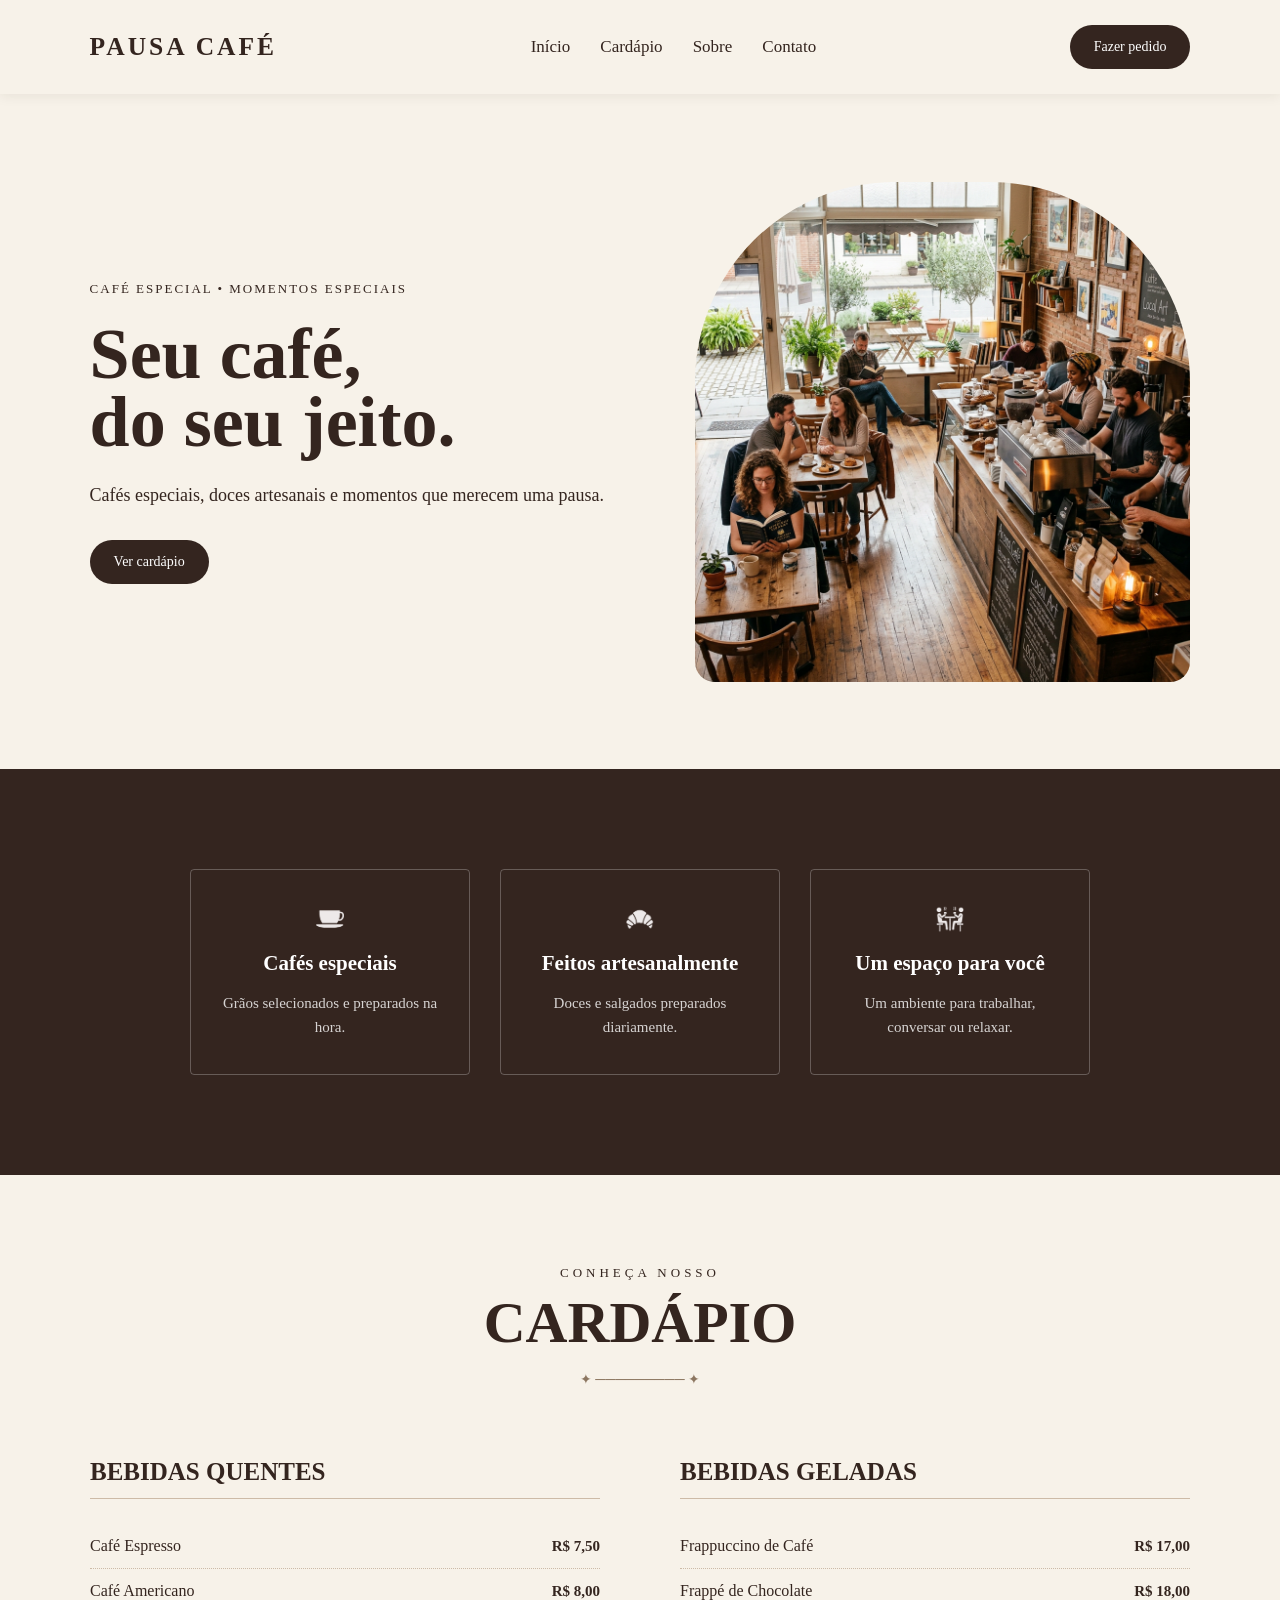
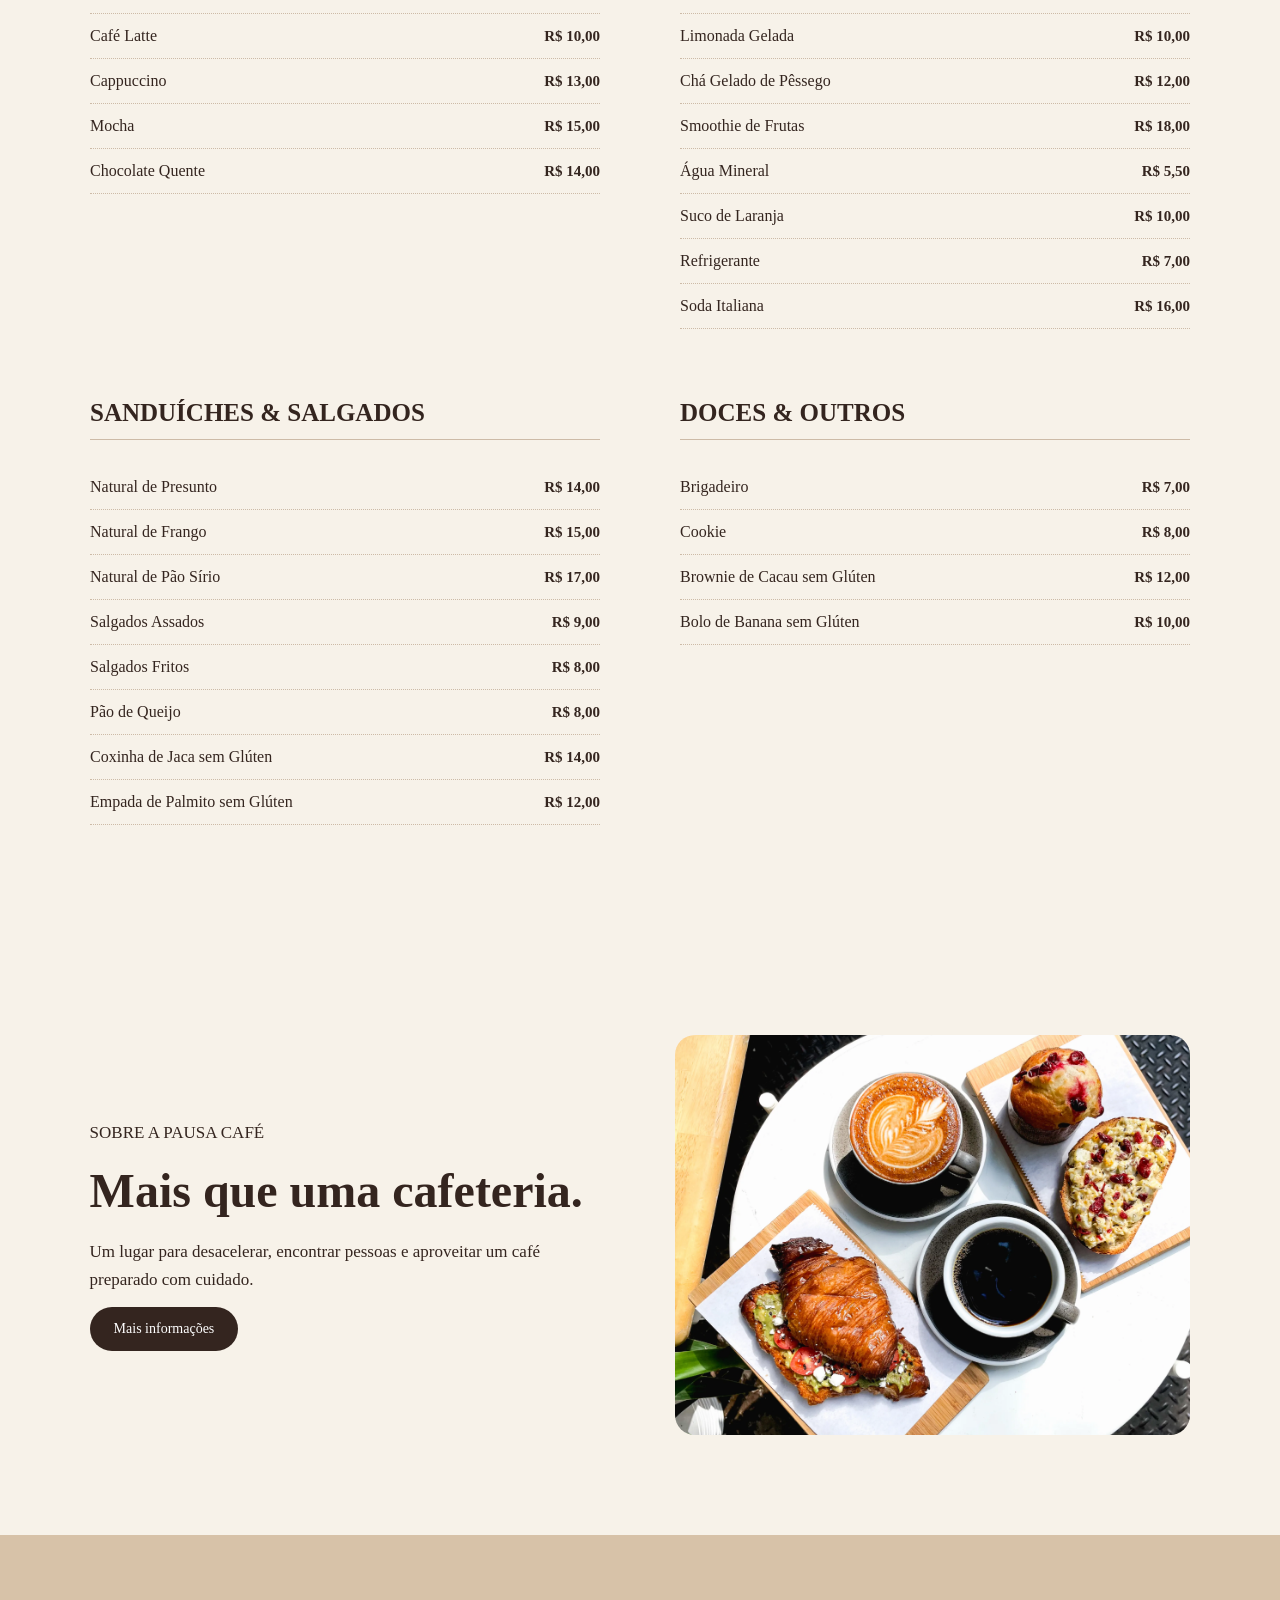
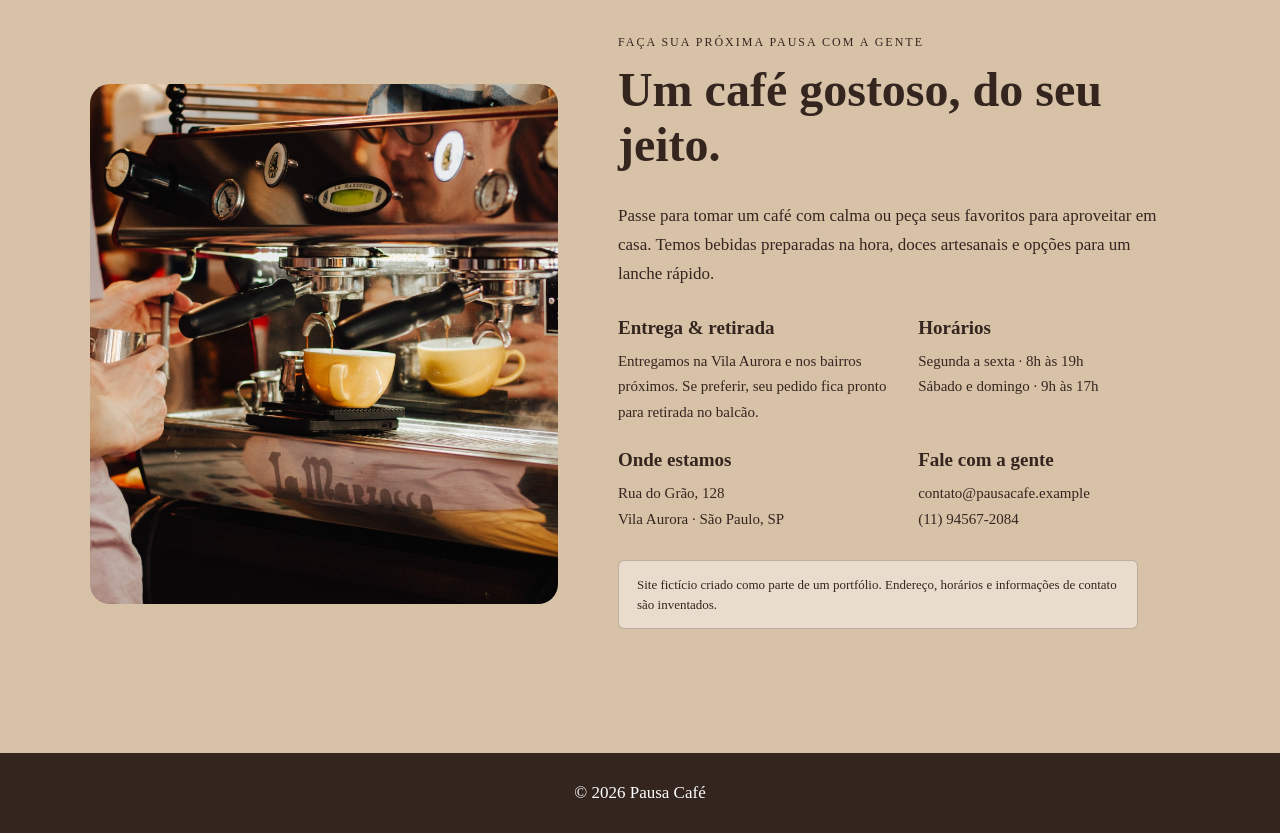
<file: index.html>
<!DOCTYPE html>
<html lang="pt-BR">

<head>
    <meta charset="UTF-8">
    <meta name="viewport" content="width=device-width, initial-scale=1.0">

    <title>Pausa Café</title>

    <link rel="stylesheet" href="assets/css/style.css">
</head>

<body>

    <!-- HEADER -->
    <header id="top">

        <h2>PAUSA CAFÉ</h2>

        <nav>
            <a href="#">Início</a>
            <a href="#menu">Cardápio</a>
            <a href="#about">Sobre</a>
            <a href="#contact">Contato</a>
        </nav>

        <a class="button" href="order.html">Fazer pedido</a>

    </header>


    <main>

        <!-- HERO -->
        <section class="hero">

            <div class="hero-text">

                <p>CAFÉ ESPECIAL • MOMENTOS ESPECIAIS</p>

                <h1>Seu café,<br>do seu jeito.</h1>

                <p>
                    Cafés especiais, doces artesanais
                    e momentos que merecem uma pausa.
                </p>

                <a class="button" href="#menu">Ver cardápio</a>

            </div>


            <div class="hero-image">

                <img src="assets/images/img4.webp" alt="Interior acolhedor de uma cafeteria">

            </div>

        </section>


        <!-- DIFERENCIAIS -->
        <section class="features">

            <div class="feature-card">

                <img src="assets/icons/icon1.png" alt="Ícone de café">

                <h3>Cafés especiais</h3>

                <p>
                    Grãos selecionados e preparados na hora.
                </p>

            </div>


            <div class="feature-card">

                <img src="assets/icons/icon2.png" alt="Ícone artesanal">

                <h3>Feitos artesanalmente</h3>

                <p>
                    Doces e salgados preparados diariamente.
                </p>

            </div>


            <div class="feature-card">

                <img src="assets/icons/icon3.png" alt="Ícone de ambiente">

                <h3>Um espaço para você</h3>

                <p>
                    Um ambiente para trabalhar, conversar ou relaxar.
                </p>

            </div>

        </section>


        <!-- CARDÁPIO -->
        <section class="menu" id="menu">

            <div class="menu-header">

                <p>CONHEÇA NOSSO</p>

                <h2>Cardápio</h2>

                <span>✦ ───────── ✦</span>

            </div>


            <div class="menu-grid">

                <!-- BEBIDAS QUENTES -->
                <div class="menu-category">

                    <h3>Bebidas Quentes</h3>

                    <div class="menu-item">
                        <span>Café Espresso</span>
                        <strong>R$ 7,50</strong>
                    </div>

                    <div class="menu-item">
                        <span>Café Americano</span>
                        <strong>R$ 8,00</strong>
                    </div>

                    <div class="menu-item">
                        <span>Café Latte</span>
                        <strong>R$ 10,00</strong>
                    </div>

                    <div class="menu-item">
                        <span>Cappuccino</span>
                        <strong>R$ 13,00</strong>
                    </div>

                    <div class="menu-item">
                        <span>Mocha</span>
                        <strong>R$ 15,00</strong>
                    </div>

                    <div class="menu-item">
                        <span>Chocolate Quente</span>
                        <strong>R$ 14,00</strong>
                    </div>

                </div>


                <!-- BEBIDAS GELADAS -->
                <div class="menu-category">

                    <h3>Bebidas Geladas</h3>

                    <div class="menu-item">
                        <span>Frappuccino de Café</span>
                        <strong>R$ 17,00</strong>
                    </div>

                    <div class="menu-item">
                        <span>Frappé de Chocolate</span>
                        <strong>R$ 18,00</strong>
                    </div>

                    <div class="menu-item">
                        <span>Limonada Gelada</span>
                        <strong>R$ 10,00</strong>
                    </div>

                    <div class="menu-item">
                        <span>Chá Gelado de Pêssego</span>
                        <strong>R$ 12,00</strong>
                    </div>

                    <div class="menu-item">
                        <span>Smoothie de Frutas</span>
                        <strong>R$ 18,00</strong>
                    </div>

                    <div class="menu-item">
                        <span>Água Mineral</span>
                        <strong>R$ 5,50</strong>
                    </div>

                    <div class="menu-item">
                        <span>Suco de Laranja</span>
                        <strong>R$ 10,00</strong>
                    </div>

                    <div class="menu-item">
                        <span>Refrigerante</span>
                        <strong>R$ 7,00</strong>
                    </div>

                    <div class="menu-item">
                        <span>Soda Italiana</span>
                        <strong>R$ 16,00</strong>
                    </div>

                </div>


                <!-- SANDUÍCHES E SALGADOS -->
                <div class="menu-category">

                    <h3>Sanduíches & Salgados</h3>

                    <div class="menu-item">
                        <span>Natural de Presunto</span>
                        <strong>R$ 14,00</strong>
                    </div>

                    <div class="menu-item">
                        <span>Natural de Frango</span>
                        <strong>R$ 15,00</strong>
                    </div>

                    <div class="menu-item">
                        <span>Natural de Pão Sírio</span>
                        <strong>R$ 17,00</strong>
                    </div>

                    <div class="menu-item">
                        <span>Salgados Assados</span>
                        <strong>R$ 9,00</strong>
                    </div>

                    <div class="menu-item">
                        <span>Salgados Fritos</span>
                        <strong>R$ 8,00</strong>
                    </div>

                    <div class="menu-item">
                        <span>Pão de Queijo</span>
                        <strong>R$ 8,00</strong>
                    </div>

                    <div class="menu-item">
                        <span>Coxinha de Jaca sem Glúten</span>
                        <strong>R$ 14,00</strong>
                    </div>

                    <div class="menu-item">
                        <span>Empada de Palmito sem Glúten</span>
                        <strong>R$ 12,00</strong>
                    </div>

                </div>


                <!-- DOCES E OUTROS -->
                <div class="menu-category">

                    <h3>Doces & Outros</h3>

                    <div class="menu-item">
                        <span>Brigadeiro</span>
                        <strong>R$ 7,00</strong>
                    </div>

                    <div class="menu-item">
                        <span>Cookie</span>
                        <strong>R$ 8,00</strong>
                    </div>

                    <div class="menu-item">
                        <span>Brownie de Cacau sem Glúten</span>
                        <strong>R$ 12,00</strong>
                    </div>

                    <div class="menu-item">
                        <span>Bolo de Banana sem Glúten</span>
                        <strong>R$ 10,00</strong>
                    </div>

                </div>

            </div>

        </section>


        <!-- SOBRE -->
        <section class="about" id="about">

            <div class="about-text">

                <p>SOBRE A PAUSA CAFÉ</p>

                <h2>Mais que uma cafeteria.</h2>

                <p>
                    Um lugar para desacelerar, encontrar
                    pessoas e aproveitar um café preparado
                    com cuidado.
                </p>

                <a class="button" href="about.html">Mais informações</a>

            </div>


            <div class="about-image">

                <img src="assets/images/img5.jpeg" alt="Café, sanduíche e itens artesanais servidos na Pausa Café">

            </div>

        </section>


        <!-- CTA -->
        <section class="cta" id="contact">
            <div class="contact-layout">
                <div class="contact-photo">
                    <img src="assets/images/img7.png" alt="Barista preparando cafés em uma máquina de espresso">
                </div>

                <div class="contact-copy">
                    <p class="contact-eyebrow">FAÇA SUA PRÓXIMA PAUSA COM A GENTE</p>
                    <h2>Um café gostoso, do seu jeito.</h2>
                    <p class="contact-intro">
                        Passe para tomar um café com calma ou peça seus favoritos para aproveitar em casa.
                        Temos bebidas preparadas na hora, doces artesanais e opções para um lanche rápido.
                    </p>

                    <div class="contact-details">
                        <div>
                            <h3>Entrega & retirada</h3>
                            <p>Entregamos na Vila Aurora e nos bairros próximos. Se preferir, seu pedido fica pronto para retirada no balcão.</p>
                        </div>
                        <div>
                            <h3>Horários</h3>
                            <p>Segunda a sexta · 8h às 19h<br>Sábado e domingo · 9h às 17h</p>
                        </div>
                        <div>
                            <h3>Onde estamos</h3>
                            <address>Rua do Grão, 128<br>Vila Aurora · São Paulo, SP</address>
                        </div>
                        <div>
                            <h3>Fale com a gente</h3>
                            <p>contato@pausacafe.example<br>(11) 94567-2084</p>
                        </div>
                    </div>

                    <p class="fictional-note">
                        Site fictício criado como parte de um portfólio. Endereço,
                        horários e informações de contato são inventados.
                    </p>

                </div>
            </div>

        </section>

    </main>


    <!-- FOOTER -->
    <footer>

        <p>© 2026 Pausa Café</p>

    </footer>

    <script src="assets/js/script.js"></script>

</body>

</html>
</file>
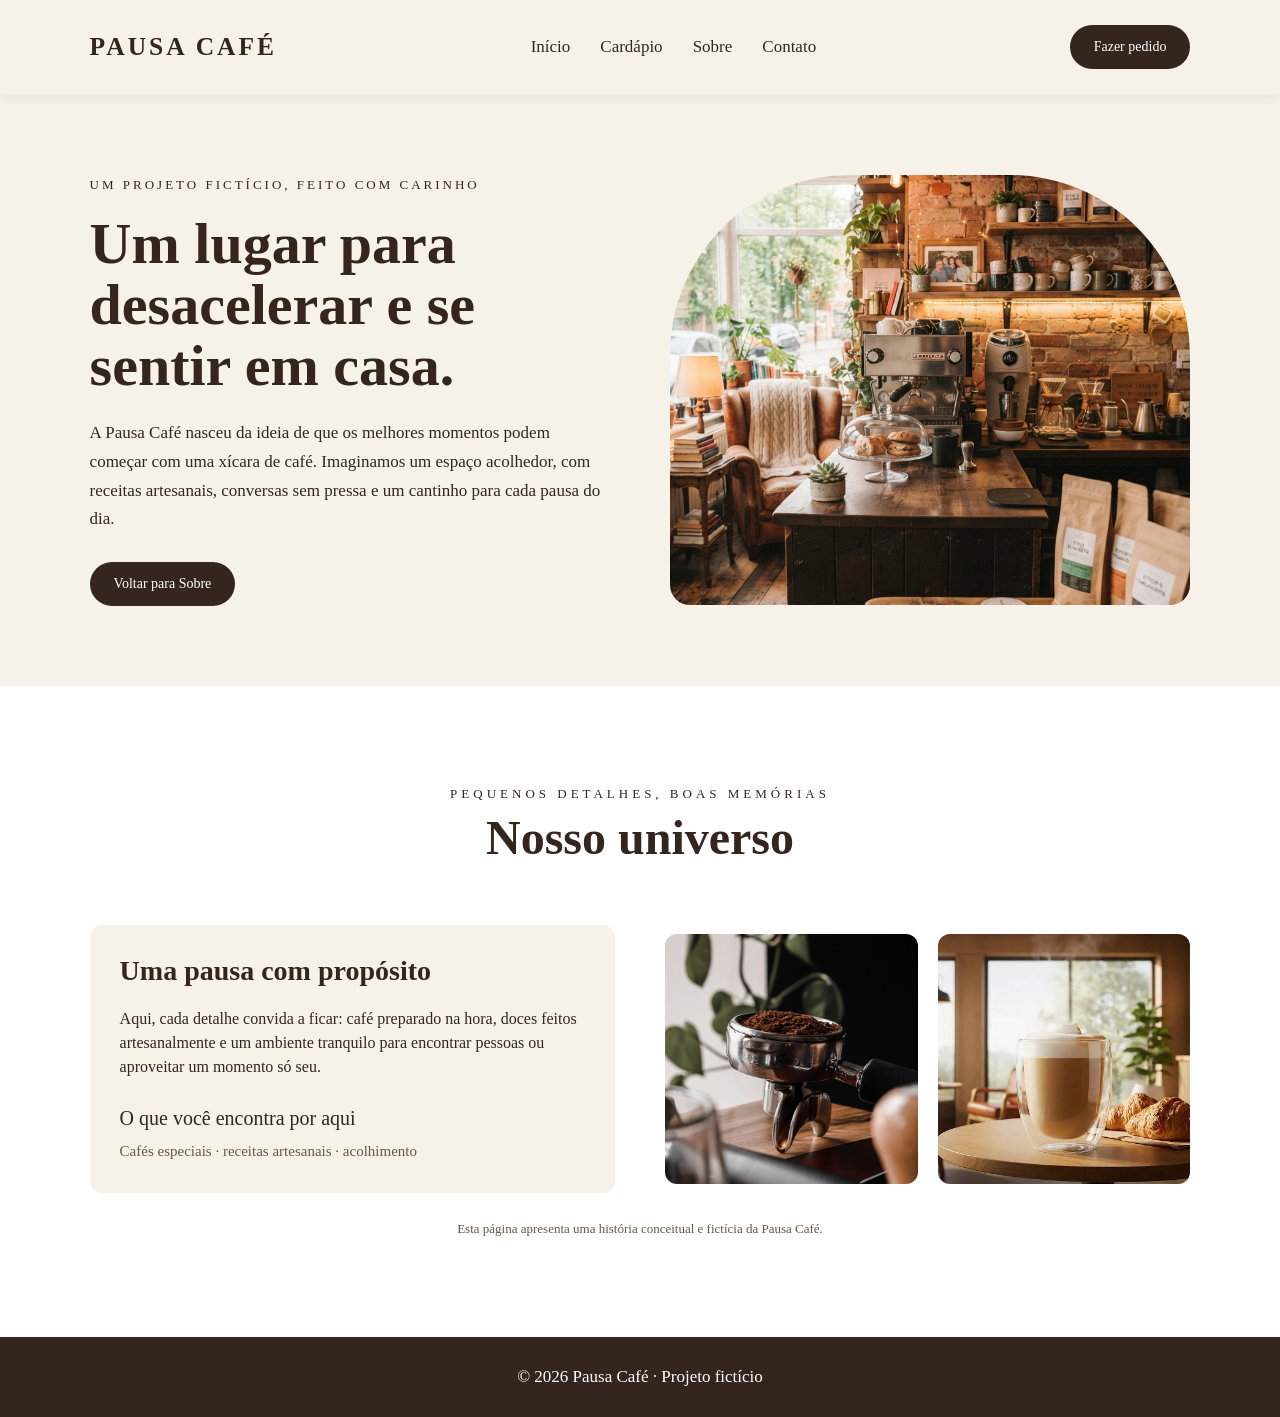
<file: about.html>
<!DOCTYPE html>
<html lang="pt-BR">

<head>
    <meta charset="UTF-8">
    <meta name="viewport" content="width=device-width, initial-scale=1.0">
    <meta name="description" content="Conheça a história e os espaços da Pausa Café.">
    <title>Mais sobre | Pausa Café</title>
    <link rel="stylesheet" href="assets/css/style.css">
</head>

<body>
    <header id="top">
        <h2>PAUSA CAFÉ</h2>

        <nav aria-label="Navegação principal">
            <a href="index.html#top">Início</a>
            <a href="index.html#menu">Cardápio</a>
            <a href="index.html#about">Sobre</a>
            <a href="index.html#contact">Contato</a>
        </nav>

        <a class="button" href="order.html">Fazer pedido</a>
    </header>

    <main>
        <section class="portfolio-hero">
            <div class="portfolio-hero-text">
                <p>UM PROJETO FICTÍCIO, FEITO COM CARINHO</p>
                <h1>Um lugar para desacelerar e se sentir em casa.</h1>
                <p>
                    A Pausa Café nasceu da ideia de que os melhores momentos
                    podem começar com uma xícara de café. Imaginamos um espaço
                    acolhedor, com receitas artesanais, conversas sem pressa e
                    um cantinho para cada pausa do dia.
                </p>
                <a class="button" href="index.html#about">Voltar para Sobre</a>
            </div>

            <div class="portfolio-hero-image">
                <img src="assets/images/img3.png" alt="Interior acolhedor e rústico imaginado para a Pausa Café">
            </div>
        </section>

        <section class="portfolio" id="portfolio">
            <div class="portfolio-header">
                <p>PEQUENOS DETALHES, BOAS MEMÓRIAS</p>
                <h2>Nosso universo</h2>
            </div>

            <div class="portfolio-content">
                <div class="contact-info">
                    <h3>Uma pausa com propósito</h3>
                    <p>
                        Aqui, cada detalhe convida a ficar:
                        café preparado na hora, doces feitos artesanalmente e
                        um ambiente tranquilo para encontrar pessoas ou aproveitar
                        um momento só seu.
                    </p>
                    <h4 class="contact-info-subtitle">O que você encontra por aqui</h4>
                    <p class="contact-info-list">Cafés especiais · receitas artesanais · acolhimento</p>
                </div>

                <div class="gallery-grid">
                    <article class="gallery-item">
                        <img src="assets/images/img1.jpg" alt="Café especial servido na Pausa Café">
                        <div class="overlay">
                            Café feito na hora
                            <span>Grãos selecionados e preparo cuidadoso</span>
                        </div>
                    </article>

                    <article class="gallery-item">
                        <img src="assets/images/img2.avif" alt="Espaço tranquilo da Pausa Café">
                        <div class="overlay">
                            Um espaço para ficar
                            <span>Uma mesa, uma conversa e tempo sem pressa</span>
                        </div>
                    </article>
                </div>
            </div>

            <p class="portfolio-note">Esta página apresenta uma história conceitual e fictícia da Pausa Café.</p>
        </section>
    </main>

    <footer>
        <p>© 2026 Pausa Café · Projeto fictício</p>
    </footer>

    <script src="assets/js/script.js"></script>
</body>

</html>
</file>
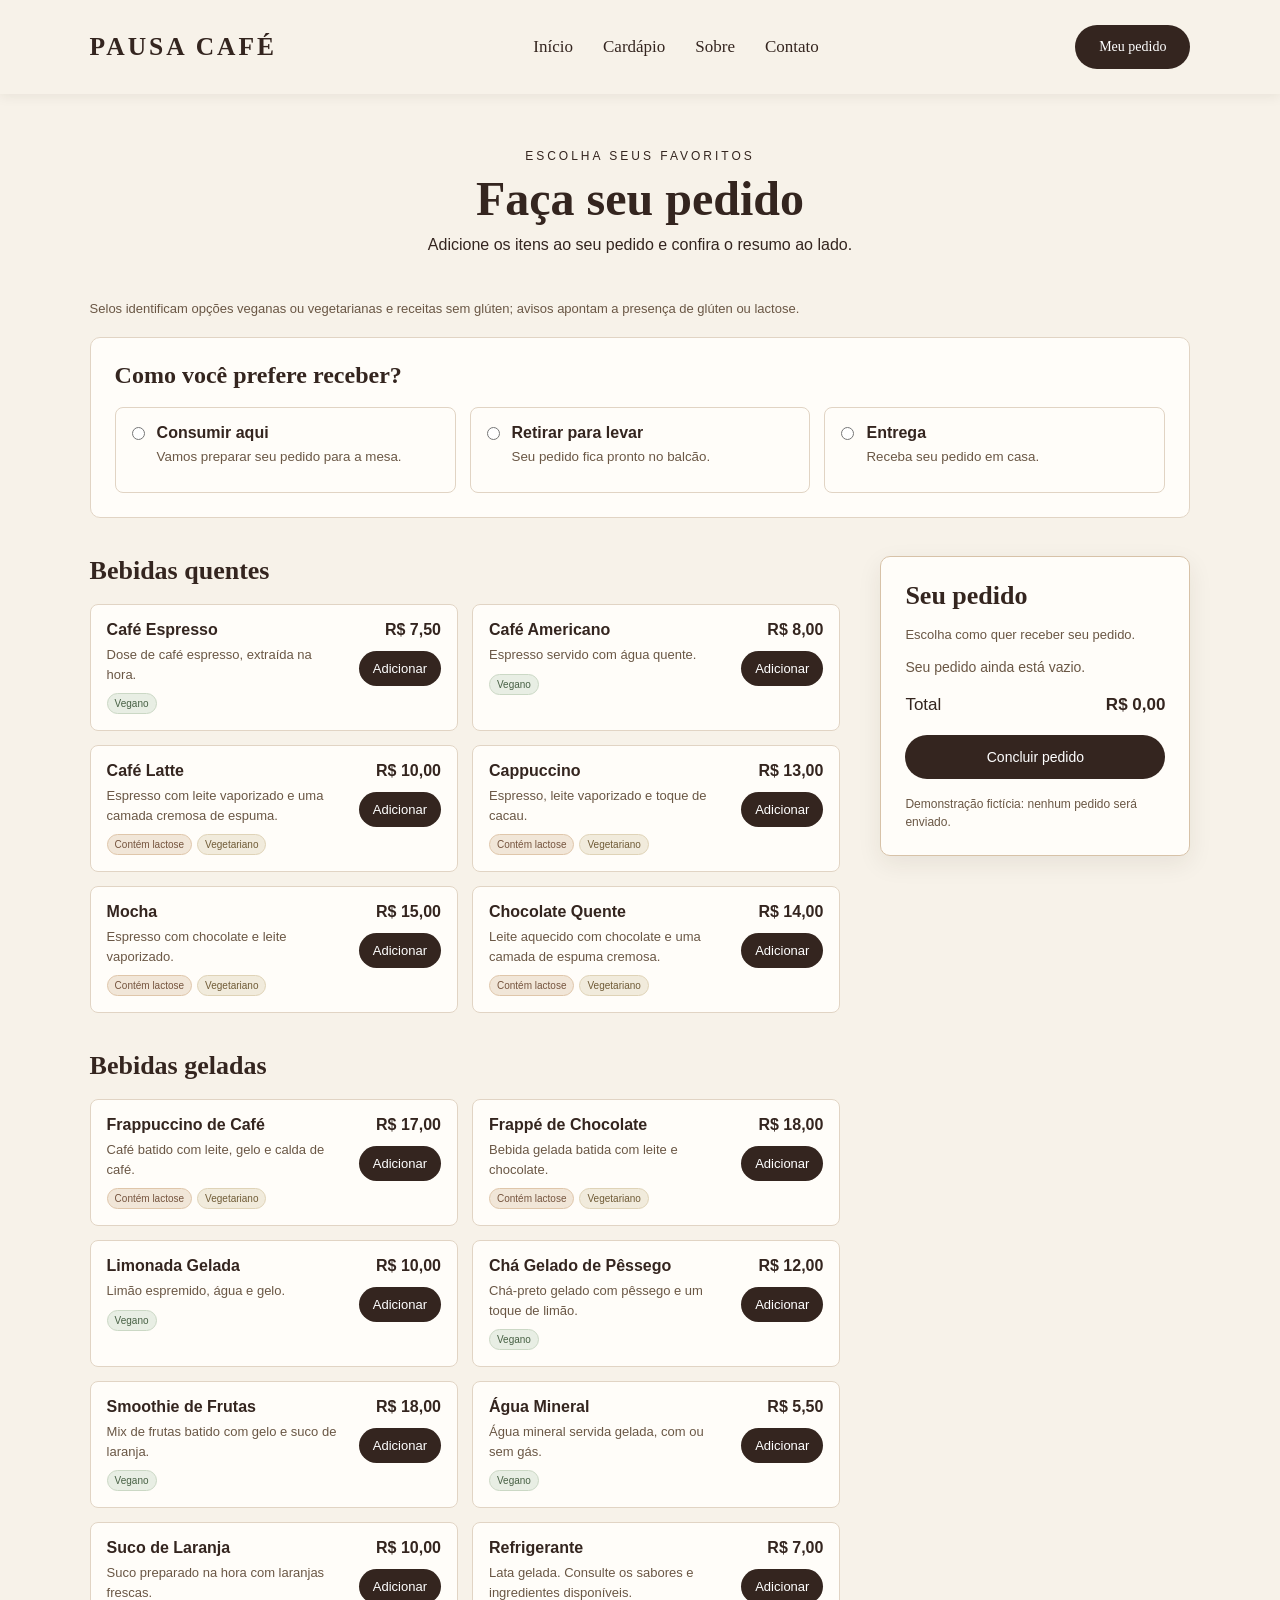
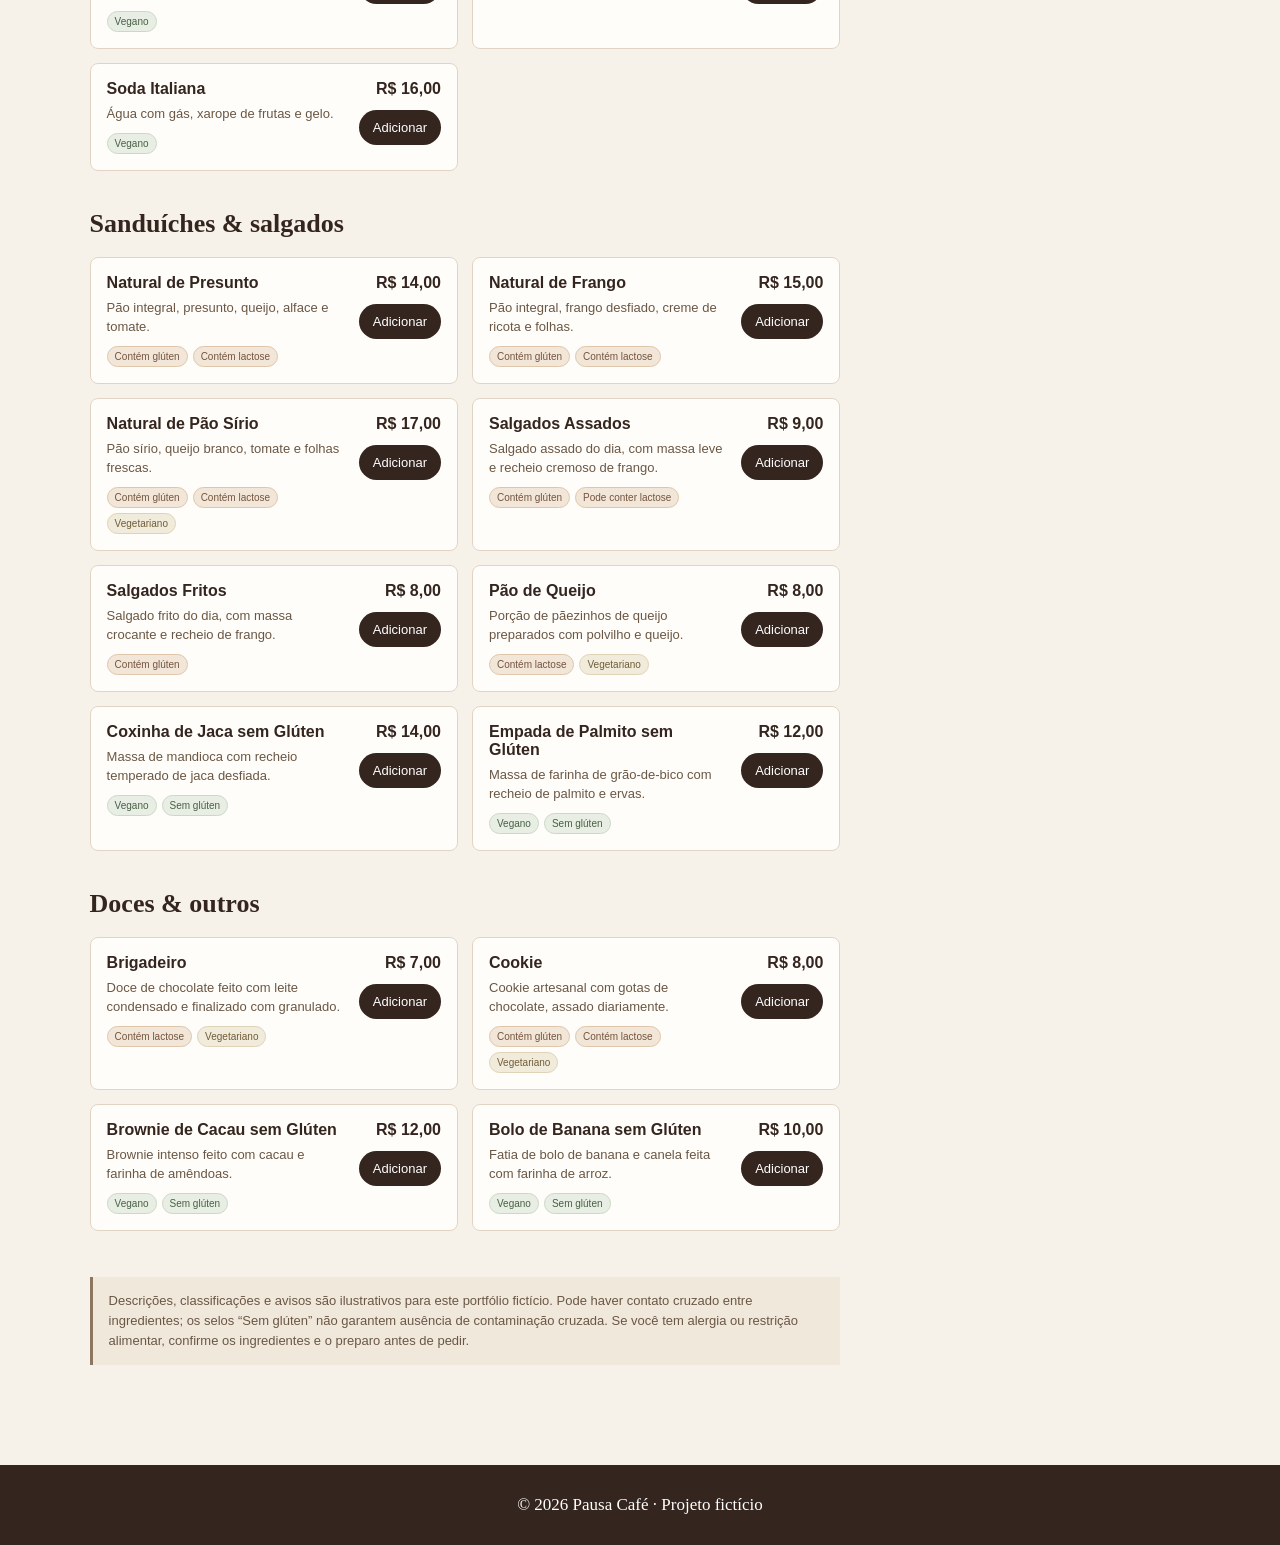
<file: order.html>
<!DOCTYPE html>
<html lang="pt-BR">

<head>
    <meta charset="UTF-8">
    <meta name="viewport" content="width=device-width, initial-scale=1.0">
    <meta name="description" content="Monte seu pedido no cardápio da Pausa Café.">
    <title>Pedidos | Pausa Café</title>
    <link rel="stylesheet" href="assets/css/style.css">
</head>

<body>
    <header id="top">
        <h2>PAUSA CAFÉ</h2>
        <nav aria-label="Navegação principal">
            <a href="index.html#top">Início</a>
            <a href="index.html#menu">Cardápio</a>
            <a href="index.html#about">Sobre</a>
            <a href="index.html#contact">Contato</a>
        </nav>
        <a class="button" href="#pedido">Meu pedido</a>
    </header>

    <main class="order-page">
        <section class="order-intro">
            <p>ESCOLHA SEUS FAVORITOS</p>
            <h1>Faça seu pedido</h1>
            <span>Adicione os itens ao seu pedido e confira o resumo ao lado.</span>
        </section>

        <p class="dietary-legend">Selos identificam opções veganas ou vegetarianas e receitas sem glúten; avisos apontam a presença de glúten ou lactose.</p>

        <section class="order-service" aria-labelledby="service-title">
            <h2 id="service-title">Como você prefere receber?</h2>
            <div class="service-options">
                <label class="service-option">
                    <input type="radio" name="service-mode" value="local">
                    <span><strong>Consumir aqui</strong><small>Vamos preparar seu pedido para a mesa.</small></span>
                </label>
                <label class="service-option">
                    <input type="radio" name="service-mode" value="retirada">
                    <span><strong>Retirar para levar</strong><small>Seu pedido fica pronto no balcão.</small></span>
                </label>
                <label class="service-option">
                    <input type="radio" name="service-mode" value="entrega">
                    <span><strong>Entrega</strong><small>Receba seu pedido em casa.</small></span>
                </label>
            </div>

            <div class="delivery-fields" id="delivery-fields" hidden>
                <h3>Endereço para entrega</h3>
                <div class="delivery-inputs">
                    <label>
                        Nome do cliente
                        <input type="text" name="customer-name" autocomplete="name" data-delivery-required>
                    </label>
                    <label>
                        CEP
                        <input type="text" name="delivery-cep" inputmode="numeric" autocomplete="postal-code" placeholder="00000-000" maxlength="9" pattern="[0-9]{5}-?[0-9]{3}" title="Digite um CEP válido, como 01234-567" data-delivery-required>
                    </label>
                    <label>
                        Rua e número
                        <input type="text" name="delivery-address" autocomplete="street-address" data-delivery-required>
                    </label>
                    <label>
                        Bairro
                        <input type="text" name="delivery-neighborhood" autocomplete="address-level3" data-delivery-required>
                    </label>
                    <label>
                        Complemento (opcional)
                        <input type="text" name="delivery-complement" autocomplete="address-line2">
                    </label>
                </div>
            </div>
        </section>

        <div class="order-layout">
            <div class="order-categories">
                <section class="order-category" aria-labelledby="hot-drinks-title">
                    <h2 id="hot-drinks-title">Bebidas quentes</h2>
                    <div class="order-products">
                        <article class="order-product"><div class="order-product-info"><h3>Café Espresso</h3><p class="product-description">Dose de café espresso, extraída na hora.</p><div class="product-notes"><span class="vegan">Vegano</span></div></div><div class="product-action"><strong class="product-price">R$ 7,50</strong><button type="button" class="add-order-item" data-item="Café Espresso" data-price="7.50">Adicionar</button></div></article>
                        <article class="order-product"><div class="order-product-info"><h3>Café Americano</h3><p class="product-description">Espresso servido com água quente.</p><div class="product-notes"><span class="vegan">Vegano</span></div></div><div class="product-action"><strong class="product-price">R$ 8,00</strong><button type="button" class="add-order-item" data-item="Café Americano" data-price="8.00">Adicionar</button></div></article>
                        <article class="order-product"><div class="order-product-info"><h3>Café Latte</h3><p class="product-description">Espresso com leite vaporizado e uma camada cremosa de espuma.</p><div class="product-notes"><span class="contains-lactose">Contém lactose</span><span class="vegetarian">Vegetariano</span></div></div><div class="product-action"><strong class="product-price">R$ 10,00</strong><button type="button" class="add-order-item" data-item="Café Latte" data-price="10.00">Adicionar</button></div></article>
                        <article class="order-product"><div class="order-product-info"><h3>Cappuccino</h3><p class="product-description">Espresso, leite vaporizado e toque de cacau.</p><div class="product-notes"><span class="contains-lactose">Contém lactose</span><span class="vegetarian">Vegetariano</span></div></div><div class="product-action"><strong class="product-price">R$ 13,00</strong><button type="button" class="add-order-item" data-item="Cappuccino" data-price="13.00">Adicionar</button></div></article>
                        <article class="order-product"><div class="order-product-info"><h3>Mocha</h3><p class="product-description">Espresso com chocolate e leite vaporizado.</p><div class="product-notes"><span class="contains-lactose">Contém lactose</span><span class="vegetarian">Vegetariano</span></div></div><div class="product-action"><strong class="product-price">R$ 15,00</strong><button type="button" class="add-order-item" data-item="Mocha" data-price="15.00">Adicionar</button></div></article>
                        <article class="order-product"><div class="order-product-info"><h3>Chocolate Quente</h3><p class="product-description">Leite aquecido com chocolate e uma camada de espuma cremosa.</p><div class="product-notes"><span class="contains-lactose">Contém lactose</span><span class="vegetarian">Vegetariano</span></div></div><div class="product-action"><strong class="product-price">R$ 14,00</strong><button type="button" class="add-order-item" data-item="Chocolate Quente" data-price="14.00">Adicionar</button></div></article>
                    </div>
                </section>

                <section class="order-category" aria-labelledby="cold-drinks-title">
                    <h2 id="cold-drinks-title">Bebidas geladas</h2>
                    <div class="order-products">
                        <article class="order-product"><div class="order-product-info"><h3>Frappuccino de Café</h3><p class="product-description">Café batido com leite, gelo e calda de café.</p><div class="product-notes"><span class="contains-lactose">Contém lactose</span><span class="vegetarian">Vegetariano</span></div></div><div class="product-action"><strong class="product-price">R$ 17,00</strong><button type="button" class="add-order-item" data-item="Frappuccino de Café" data-price="17.00">Adicionar</button></div></article>
                        <article class="order-product"><div class="order-product-info"><h3>Frappé de Chocolate</h3><p class="product-description">Bebida gelada batida com leite e chocolate.</p><div class="product-notes"><span class="contains-lactose">Contém lactose</span><span class="vegetarian">Vegetariano</span></div></div><div class="product-action"><strong class="product-price">R$ 18,00</strong><button type="button" class="add-order-item" data-item="Frappé de Chocolate" data-price="18.00">Adicionar</button></div></article>
                        <article class="order-product"><div class="order-product-info"><h3>Limonada Gelada</h3><p class="product-description">Limão espremido, água e gelo.</p><div class="product-notes"><span class="vegan">Vegano</span></div></div><div class="product-action"><strong class="product-price">R$ 10,00</strong><button type="button" class="add-order-item" data-item="Limonada Gelada" data-price="10.00">Adicionar</button></div></article>
                        <article class="order-product"><div class="order-product-info"><h3>Chá Gelado de Pêssego</h3><p class="product-description">Chá-preto gelado com pêssego e um toque de limão.</p><div class="product-notes"><span class="vegan">Vegano</span></div></div><div class="product-action"><strong class="product-price">R$ 12,00</strong><button type="button" class="add-order-item" data-item="Chá Gelado de Pêssego" data-price="12.00">Adicionar</button></div></article>
                        <article class="order-product"><div class="order-product-info"><h3>Smoothie de Frutas</h3><p class="product-description">Mix de frutas batido com gelo e suco de laranja.</p><div class="product-notes"><span class="vegan">Vegano</span></div></div><div class="product-action"><strong class="product-price">R$ 18,00</strong><button type="button" class="add-order-item" data-item="Smoothie de Frutas" data-price="18.00">Adicionar</button></div></article>
                        <article class="order-product"><div class="order-product-info"><h3>Água Mineral</h3><p class="product-description">Água mineral servida gelada, com ou sem gás.</p><div class="product-notes"><span class="vegan">Vegano</span></div></div><div class="product-action"><strong class="product-price">R$ 5,50</strong><button type="button" class="add-order-item" data-item="Água Mineral" data-price="5.50">Adicionar</button></div></article>
                        <article class="order-product"><div class="order-product-info"><h3>Suco de Laranja</h3><p class="product-description">Suco preparado na hora com laranjas frescas.</p><div class="product-notes"><span class="vegan">Vegano</span></div></div><div class="product-action"><strong class="product-price">R$ 10,00</strong><button type="button" class="add-order-item" data-item="Suco de Laranja" data-price="10.00">Adicionar</button></div></article>
                        <article class="order-product"><div class="order-product-info"><h3>Refrigerante</h3><p class="product-description">Lata gelada. Consulte os sabores e ingredientes disponíveis.</p></div><div class="product-action"><strong class="product-price">R$ 7,00</strong><button type="button" class="add-order-item" data-item="Refrigerante" data-price="7.00">Adicionar</button></div></article>
                        <article class="order-product"><div class="order-product-info"><h3>Soda Italiana</h3><p class="product-description">Água com gás, xarope de frutas e gelo.</p><div class="product-notes"><span class="vegan">Vegano</span></div></div><div class="product-action"><strong class="product-price">R$ 16,00</strong><button type="button" class="add-order-item" data-item="Soda Italiana" data-price="16.00">Adicionar</button></div></article>
                    </div>
                </section>

                <section class="order-category" aria-labelledby="savory-title">
                    <h2 id="savory-title">Sanduíches & salgados</h2>
                    <div class="order-products">
                        <article class="order-product"><div class="order-product-info"><h3>Natural de Presunto</h3><p class="product-description">Pão integral, presunto, queijo, alface e tomate.</p><div class="product-notes"><span class="contains-gluten">Contém glúten</span><span class="contains-lactose">Contém lactose</span></div></div><div class="product-action"><strong class="product-price">R$ 14,00</strong><button type="button" class="add-order-item" data-item="Natural de Presunto" data-price="14.00">Adicionar</button></div></article>
                        <article class="order-product"><div class="order-product-info"><h3>Natural de Frango</h3><p class="product-description">Pão integral, frango desfiado, creme de ricota e folhas.</p><div class="product-notes"><span class="contains-gluten">Contém glúten</span><span class="contains-lactose">Contém lactose</span></div></div><div class="product-action"><strong class="product-price">R$ 15,00</strong><button type="button" class="add-order-item" data-item="Natural de Frango" data-price="15.00">Adicionar</button></div></article>
                        <article class="order-product"><div class="order-product-info"><h3>Natural de Pão Sírio</h3><p class="product-description">Pão sírio, queijo branco, tomate e folhas frescas.</p><div class="product-notes"><span class="contains-gluten">Contém glúten</span><span class="contains-lactose">Contém lactose</span><span class="vegetarian">Vegetariano</span></div></div><div class="product-action"><strong class="product-price">R$ 17,00</strong><button type="button" class="add-order-item" data-item="Natural de Pão Sírio" data-price="17.00">Adicionar</button></div></article>
                        <article class="order-product"><div class="order-product-info"><h3>Salgados Assados</h3><p class="product-description">Salgado assado do dia, com massa leve e recheio cremoso de frango.</p><div class="product-notes"><span class="contains-gluten">Contém glúten</span><span class="contains-lactose">Pode conter lactose</span></div></div><div class="product-action"><strong class="product-price">R$ 9,00</strong><button type="button" class="add-order-item" data-item="Salgados Assados" data-price="9.00">Adicionar</button></div></article>
                        <article class="order-product"><div class="order-product-info"><h3>Salgados Fritos</h3><p class="product-description">Salgado frito do dia, com massa crocante e recheio de frango.</p><div class="product-notes"><span class="contains-gluten">Contém glúten</span></div></div><div class="product-action"><strong class="product-price">R$ 8,00</strong><button type="button" class="add-order-item" data-item="Salgados Fritos" data-price="8.00">Adicionar</button></div></article>
                        <article class="order-product"><div class="order-product-info"><h3>Pão de Queijo</h3><p class="product-description">Porção de pãezinhos de queijo preparados com polvilho e queijo.</p><div class="product-notes"><span class="contains-lactose">Contém lactose</span><span class="vegetarian">Vegetariano</span></div></div><div class="product-action"><strong class="product-price">R$ 8,00</strong><button type="button" class="add-order-item" data-item="Pão de Queijo" data-price="8.00">Adicionar</button></div></article>
                        <article class="order-product"><div class="order-product-info"><h3>Coxinha de Jaca sem Glúten</h3><p class="product-description">Massa de mandioca com recheio temperado de jaca desfiada.</p><div class="product-notes"><span class="vegan">Vegano</span><span class="gluten-free">Sem glúten</span></div></div><div class="product-action"><strong class="product-price">R$ 14,00</strong><button type="button" class="add-order-item" data-item="Coxinha de Jaca sem Glúten" data-price="14.00">Adicionar</button></div></article>
                        <article class="order-product"><div class="order-product-info"><h3>Empada de Palmito sem Glúten</h3><p class="product-description">Massa de farinha de grão-de-bico com recheio de palmito e ervas.</p><div class="product-notes"><span class="vegan">Vegano</span><span class="gluten-free">Sem glúten</span></div></div><div class="product-action"><strong class="product-price">R$ 12,00</strong><button type="button" class="add-order-item" data-item="Empada de Palmito sem Glúten" data-price="12.00">Adicionar</button></div></article>
                    </div>
                </section>

                <section class="order-category" aria-labelledby="sweets-title">
                    <h2 id="sweets-title">Doces & outros</h2>
                    <div class="order-products">
                        <article class="order-product"><div class="order-product-info"><h3>Brigadeiro</h3><p class="product-description">Doce de chocolate feito com leite condensado e finalizado com granulado.</p><div class="product-notes"><span class="contains-lactose">Contém lactose</span><span class="vegetarian">Vegetariano</span></div></div><div class="product-action"><strong class="product-price">R$ 7,00</strong><button type="button" class="add-order-item" data-item="Brigadeiro" data-price="7.00">Adicionar</button></div></article>
                        <article class="order-product"><div class="order-product-info"><h3>Cookie</h3><p class="product-description">Cookie artesanal com gotas de chocolate, assado diariamente.</p><div class="product-notes"><span class="contains-gluten">Contém glúten</span><span class="contains-lactose">Contém lactose</span><span class="vegetarian">Vegetariano</span></div></div><div class="product-action"><strong class="product-price">R$ 8,00</strong><button type="button" class="add-order-item" data-item="Cookie" data-price="8.00">Adicionar</button></div></article>
                        <article class="order-product"><div class="order-product-info"><h3>Brownie de Cacau sem Glúten</h3><p class="product-description">Brownie intenso feito com cacau e farinha de amêndoas.</p><div class="product-notes"><span class="vegan">Vegano</span><span class="gluten-free">Sem glúten</span></div></div><div class="product-action"><strong class="product-price">R$ 12,00</strong><button type="button" class="add-order-item" data-item="Brownie de Cacau sem Glúten" data-price="12.00">Adicionar</button></div></article>
                        <article class="order-product"><div class="order-product-info"><h3>Bolo de Banana sem Glúten</h3><p class="product-description">Fatia de bolo de banana e canela feita com farinha de arroz.</p><div class="product-notes"><span class="vegan">Vegano</span><span class="gluten-free">Sem glúten</span></div></div><div class="product-action"><strong class="product-price">R$ 10,00</strong><button type="button" class="add-order-item" data-item="Bolo de Banana sem Glúten" data-price="10.00">Adicionar</button></div></article>
                    </div>
                </section>
                <p class="menu-information-notice">Descrições, classificações e avisos são ilustrativos para este portfólio fictício. Pode haver contato cruzado entre ingredientes; os selos “Sem glúten” não garantem ausência de contaminação cruzada. Se você tem alergia ou restrição alimentar, confirme os ingredientes e o preparo antes de pedir.</p>
            </div>

            <aside class="order-cart" id="pedido" aria-labelledby="order-cart-title">
                <h2 id="order-cart-title">Seu pedido</h2>
                <p id="service-summary" class="service-summary">Escolha como quer receber seu pedido.</p>
                <p id="empty-order">Seu pedido ainda está vazio.</p>
                <ul id="order-items" aria-live="polite"></ul>
                <div class="order-delivery-fee" id="delivery-fee-row" hidden>
                    <span>Taxa de entrega</span>
                    <strong id="delivery-fee">R$ 5,00</strong>
                </div>
                <div class="order-total"><span>Total</span><strong id="order-total">R$ 0,00</strong></div>
                <button type="button" id="finish-order">Concluir pedido</button>
                <p id="order-status" class="order-status" aria-live="polite"></p>
                <p class="order-disclaimer">Demonstração fictícia: nenhum pedido será enviado.</p>
            </aside>
        </div>
    </main>

    <dialog class="order-confirmation" id="order-confirmation" aria-labelledby="confirmation-title">
        <div class="confirmation-card">
            <p class="confirmation-eyebrow">PAUSA CAFÉ</p>
            <h2 id="confirmation-title">Obrigada por montar seu pedido!</h2>
            <p>Este site é fictício e faz parte de um portfólio. Obrigada por visitar =)</p>
            <button type="button" id="close-order-confirmation">Fechar</button>
        </div>
    </dialog>

    <footer><p>© 2026 Pausa Café · Projeto fictício</p></footer>
    <script src="assets/js/script.js"></script>
</body>

</html>
</file>
<file: assets/css/style.css>
/* =========================
   RESET
========================= */

* {
    margin: 0;
    padding: 0;
    box-sizing: border-box;
}


/* =========================
   BODY
========================= */

body {
    font-family: "Palatino Linotype", "Book Antiqua", Georgia, serif;
    font-size: 17px;
    background: #f7f2e9;
    color: #34251f;
    animation: page-enter 180ms ease-out both;
    transition: opacity 120ms ease-in;
}

body.is-leaving {
    opacity: 0;
}

@keyframes page-enter {
    from {
        opacity: 0;
    }

    to {
        opacity: 1;
    }
}

@media (prefers-reduced-motion: reduce) {
    body {
        animation: none;
        transition: none;
    }
}


/* =========================
   HEADER
========================= */

header {
    position: sticky;
    top: 0;
    z-index: 1000;
    display: flex;
    align-items: center;
    justify-content: space-between;
    padding: 25px 7%;
    background: #f7f2e9;
    box-shadow: 0 2px 12px rgba(52, 37, 31, 0.08);
}

header h2 {
    letter-spacing: 3px;
}

nav {
    display: flex;
    gap: 30px;
}

nav a {
    color: #34251f;
    text-decoration: none;
}

nav a:hover {
    opacity: 0.6;
}


/* =========================
   BOTÕES
========================= */

button {
    background: #34251f;
    color: white;
    border: none;
    border-radius: 30px;
    padding: 14px 24px;
    cursor: pointer;
    font-size: 14px;
    transition: 0.3s;
}

.button {
    display: inline-block;
    background: #34251f;
    color: white;
    border-radius: 30px;
    padding: 14px 24px;
    text-decoration: none;
    font-size: 14px;
    transition: 0.3s;
}

button:hover,
.button:hover {
    transform: translateY(-2px);
    opacity: 0.9;
}


/* =========================
   HERO
========================= */

.hero {
    min-height: 75vh;
    display: flex;
    align-items: center;
    justify-content: space-between;
    padding: 70px 7%;
    gap: 60px;
}

.hero-text {
    max-width: 550px;
}

.hero-text > p:first-child {
    font-size: 13px;
    letter-spacing: 2px;
    margin-bottom: 20px;
}

.hero h1 {
    font-family: Georgia, serif;
    font-size: 72px;
    line-height: 0.95;
    margin-bottom: 25px;
}

.hero-text > p {
    font-size: 18px;
    line-height: 1.6;
    margin-bottom: 30px;
}

.hero-image {
    width: 45%;
}

.hero-image img {
    width: 100%;
    height: 500px;
    object-fit: cover;
    border-radius: 200px 200px 20px 20px;
    display: block;
}


/* =========================
   DIFERENCIAIS
========================= */

.features {
    display: flex;
    justify-content: center;
    align-items: stretch;
    gap: 30px;
    padding: 100px 7%;
    background: #34251f;
    color: white;
}

.feature-card {
    width: 280px;
    min-height: 190px;
    padding: 35px 30px;

    display: flex;
    flex-direction: column;
    justify-content: center;
    align-items: center;

    text-align: center;

    border: 1px solid rgba(255, 255, 255, 0.25);
    border-radius: 4px;
}

.feature-card img {
    width: 28px;
    height: 28px;
    object-fit: contain;
    margin-bottom: 18px;
}

.feature-card h3 {
    font-family: Georgia, serif;
    font-size: 21px;
    margin-bottom: 15px;
}

.feature-card p {
    max-width: 220px;
    font-size: 15px;
    line-height: 1.6;
    opacity: 0.8;
}


/* =========================
   CARDÁPIO
========================= */

.menu {
    padding: 90px 7% 110px;
    background: #f7f2e9;
}

.menu-header {
    width: 100%;
    display: flex;
    flex-direction: column;
    align-items: center;
    justify-content: center;
    text-align: center;
    margin-bottom: 70px;
}

.menu-header p {
    font-size: 13px;
    letter-spacing: 4px;
    margin-bottom: 8px;
}

.menu-header h2 {
    font-family: Georgia, serif;
    font-size: 58px;
    text-transform: uppercase;
    margin-bottom: 15px;
}

.menu-header span {
    color: #8c7660;
    font-size: 14px;
}

.menu-grid {
    max-width: 1100px;
    margin: 0 auto;

    display: grid;
    grid-template-columns: repeat(2, 1fr);

    gap: 70px 80px;
}

.menu-category h3 {
    font-family: Georgia, serif;
    font-size: 25px;
    text-transform: uppercase;

    margin-bottom: 25px;
    padding-bottom: 12px;

    border-bottom: 1px solid #cdbba7;
}

.menu-item {
    display: flex;
    align-items: baseline;
    justify-content: space-between;

    gap: 20px;
    padding: 13px 0;

    border-bottom: 1px dotted #cdbba7;
}

.menu-item span {
    font-size: 16px;
}

.menu-item strong {
    font-size: 15px;
    white-space: nowrap;
}


/* =========================
   SOBRE
========================= */

.about {
    display: grid;
    grid-template-columns: 1fr 1fr;
    gap: 70px;
    padding: 100px 7%;
    align-items: center;
}

.about h2 {
    font-family: Georgia, serif;
    font-size: 48px;
    margin: 15px 0 20px;
}

.about p {
    line-height: 1.7;
}

.about .button {
    margin-top: 12px;
}

.about-image {
    height: 400px;
    border-radius: 20px;
    overflow: hidden;
}

.about-image img {
    width: 100%;
    height: 100%;
    object-fit: cover;
    display: block;
}


/* =========================
   CTA
========================= */

.cta {
    padding: 100px 7%;
    background: #d7c2a8;
}

.contact-layout {
    display: grid;
    grid-template-columns: 0.9fr 1.1fr;
    align-items: center;
    gap: 60px;
    max-width: 1150px;
    margin: 0 auto;
}

.contact-photo {
    height: 520px;
    border-radius: 20px;
    overflow: hidden;
}

.contact-photo img {
    width: 100%;
    height: 100%;
    display: block;
    object-fit: cover;
}

.contact-copy {
    text-align: left;
}

.contact-eyebrow {
    margin-bottom: 12px;
    font-size: 12px;
    letter-spacing: 2px;
}

.cta h2 {
    font-family: Georgia, serif;
    font-size: 48px;
    margin-bottom: 30px;
}

.contact-intro {
    max-width: 560px;
    margin-bottom: 28px;
    line-height: 1.7;
}

.contact-details {
    display: grid;
    grid-template-columns: repeat(2, minmax(0, 1fr));
    gap: 24px 28px;
    margin-bottom: 28px;
}

.contact-details h3 {
    font-family: Georgia, serif;
    font-size: 19px;
    margin-bottom: 10px;
}

.contact-details p,
.contact-details address {
    font-size: 15px;
    font-style: normal;
    line-height: 1.7;
}

.fictional-note {
    max-width: 520px;
    margin: 0 0 24px;
    padding: 14px 18px;
    border: 1px solid rgba(52, 37, 31, 0.25);
    border-radius: 6px;
    background: rgba(247, 242, 233, 0.55);
    font-size: 13px;
    line-height: 1.5;
}


/* =========================
   FOOTER
========================= */

footer {
    padding: 30px 7%;
    background: #34251f;
    color: white;
    text-align: center;
}


/* =========================
   RESPONSIVIDADE
========================= */

@media (max-width: 800px) {

    /* HEADER */

    header {
        flex-direction: column;
        gap: 20px;
    }

    nav {
        gap: 15px;
        flex-wrap: wrap;
        justify-content: center;
    }


    /* HERO */

    .hero {
        flex-direction: column;
        padding-top: 40px;
    }

    .hero-text {
        max-width: 100%;
        text-align: center;
    }

    .hero h1 {
        font-size: 52px;
    }

    .hero-image {
        width: 100%;
    }

    .hero-image img {
        height: 400px;
    }


    /* DIFERENCIAIS */

    .features {
        flex-direction: column;
        align-items: center;
        padding: 80px 7%;
    }

    .feature-card {
        width: 100%;
        max-width: 320px;
    }


    /* CARDÁPIO */

    .menu {
        padding: 0 6% 80px;
    }

    .menu-header {
        margin-bottom: 50px;
    }

    .menu-header h2 {
        font-size: 44px;
    }

    .menu-grid {
        grid-template-columns: 1fr;
        gap: 55px;
    }

    .menu-category h3 {
        font-size: 22px;
    }

    .menu-item span {
        font-size: 15px;
    }

    .menu-item strong {
        font-size: 14px;
    }


    /* SOBRE */

    .about {
        grid-template-columns: 1fr;
        gap: 40px;
    }

    .about h2 {
        font-size: 40px;
    }


    /* CTA */

    .cta h2 {
        font-size: 40px;
    }

    .contact-layout {
        grid-template-columns: 1fr;
        gap: 35px;
    }

    .contact-photo {
        height: 320px;
    }

    .contact-details {
        grid-template-columns: 1fr;
        gap: 20px;
    }

    .fictional-note {
        margin-bottom: 24px;
    }

}

/* =========================
   MUDANÇAS ADICIONAIS 
========================= */

/* Rolagem Suave */
html {
    scroll-behavior: smooth;
    scroll-padding-top: 80px;
}

/* Header Buttons Layout */
.header-buttons {
    display: flex;
    gap: 15px;
}

.btn-alt {
    background: #8c7660;
    color: white;
}

.btn-alt:hover {
    background: #6a5745;
}

/* =========================
   PORTFÓLIO / CONTATO
========================= */

.portfolio {
    padding: 100px 7%;
    background: #ffffff;
}

.portfolio-hero {
    display: grid;
    grid-template-columns: 1fr 1fr;
    align-items: center;
    gap: 60px;
    padding: 80px 7%;
    background: #f7f2e9;
}

.portfolio-hero-text {
    max-width: 560px;
}

.portfolio-hero-text > p:first-child {
    font-size: 13px;
    letter-spacing: 3px;
    margin-bottom: 18px;
}

.portfolio-hero h1 {
    font-family: Georgia, serif;
    font-size: 58px;
    line-height: 1.05;
    margin-bottom: 22px;
}

.portfolio-hero-text p {
    line-height: 1.7;
    margin-bottom: 28px;
}

.portfolio-hero-image {
    height: 430px;
    overflow: hidden;
    border-radius: 180px 180px 20px 20px;
}

.portfolio-hero-image img {
    width: 100%;
    height: 100%;
    display: block;
    object-fit: cover;
}

.portfolio-note {
    text-align: center;
    color: #6a5745;
    font-size: 13px;
    margin-top: 28px;
}

.portfolio-header {
    text-align: center;
    margin-bottom: 60px;
}

.portfolio-header p {
    font-size: 13px;
    letter-spacing: 4px;
    margin-bottom: 8px;
}

.portfolio-header h2 {
    font-family: Georgia, serif;
    font-size: 48px;
    color: #34251f;
}

.portfolio-content {
    display: grid;
    grid-template-columns: 1fr 1fr;
    gap: 50px;
    align-items: center;
}

.contact-info {
    padding: 30px;
    background: #f7f2e9;
    border-radius: 12px;
}

.contact-info h3 {
    font-family: Georgia, serif;
    font-size: 28px;
    margin-bottom: 20px;
}

.contact-info-subtitle {
    font-family: Georgia, serif;
    font-size: 20px;
    font-weight: normal;
    line-height: 1.3;
    margin: 26px 0 8px;
}

.contact-info p.contact-info-list {
    color: #6a5745;
    font-size: 15px;
    line-height: 1.6;
    margin: 0;
}

.contact-info p {
    margin-bottom: 15px;
    font-size: 16px;
    line-height: 1.5;
}

.gallery-grid {
    display: grid;
    grid-template-columns: 1fr 1fr;
    gap: 20px;
}

.gallery-item {
    position: relative;
    border-radius: 12px;
    overflow: hidden;
    height: 250px;
    cursor: pointer;
}

.gallery-item img {
    width: 100%;
    height: 100%;
    object-fit: cover;
    transition: 0.3s;
}

.gallery-item .overlay {
    position: absolute;
    bottom: 0;
    left: 0;
    width: 100%;
    background: rgba(52, 37, 31, 0.8);
    color: white;
    text-align: center;
    padding: 15px;
    transition: 0.3s;
    font-family: Georgia, serif;
    font-size: 16px;
    font-weight: normal;
    letter-spacing: 0.3px;
    transform: translateY(100%);
}

.gallery-item .overlay span {
    display: block;
    color: #ead9c4;
    font-size: 12px;
    font-weight: normal;
    line-height: 1.4;
    margin-top: 5px;
    opacity: 0.9;
}

.gallery-item:hover img {
    transform: scale(1.1);
}

.gallery-item:hover .overlay {
    transform: translateY(0);
}

@media (max-width: 800px) {
    html {
        scroll-padding-top: 180px;
    }

    .portfolio-content {
        grid-template-columns: 1fr;
    }

    .portfolio-hero {
        grid-template-columns: 1fr;
        padding-top: 55px;
        gap: 35px;
    }

    .portfolio-hero h1 {
        font-size: 44px;
    }

    .portfolio-hero-image {
        height: 350px;
    }
}

/* =========================
   PEDIDOS
========================= */

.order-page {
    min-height: 70vh;
    padding: 55px 7% 100px;
    font-family: "Segoe UI", Arial, sans-serif;
    font-size: 16px;
}

.order-intro {
    margin: 0 auto 45px;
    text-align: center;
}

.order-intro > p {
    margin-bottom: 8px;
    font-size: 12px;
    letter-spacing: 3px;
}

.order-intro h1 {
    margin-bottom: 10px;
    font-family: Georgia, serif;
    font-size: 48px;
}

.dietary-legend,
.menu-information-notice {
    max-width: 1250px;
    margin: 0 auto 18px;
    color: #6a5745;
    font-size: 13px;
    line-height: 1.55;
}

.menu-information-notice {
    margin: 8px 0 0;
    padding: 14px 16px;
    border-left: 3px solid #8c7660;
    background: #f1e8dc;
}

.order-service {
    max-width: 1250px;
    margin: 0 auto 38px;
    padding: 24px;
    border: 1px solid #e1d4c4;
    border-radius: 10px;
    background: #fffdf9;
}

.order-service > h2 {
    margin-bottom: 18px;
    font-family: Georgia, serif;
    font-size: 24px;
}

.service-options {
    display: grid;
    grid-template-columns: repeat(3, minmax(0, 1fr));
    gap: 14px;
}

.service-option {
    display: flex;
    align-items: flex-start;
    gap: 12px;
    min-height: 86px;
    padding: 16px;
    border: 1px solid #e1d4c4;
    border-radius: 8px;
    cursor: pointer;
    transition: border-color 0.2s, background-color 0.2s;
}

.service-option:has(input:checked) {
    border-color: #8c7660;
    background: #f7f2e9;
}

.service-option input {
    margin-top: 3px;
    accent-color: #34251f;
}

.service-option span,
.service-option small {
    display: block;
}

.service-option strong {
    display: block;
    margin-bottom: 5px;
}

.service-option small {
    color: #6a5745;
    line-height: 1.45;
}

.delivery-fields {
    margin-top: 22px;
    padding-top: 20px;
    border-top: 1px solid #e1d4c4;
}

.delivery-fields h3 {
    margin-bottom: 14px;
    font-family: Georgia, serif;
    font-size: 19px;
}

.delivery-inputs {
    display: grid;
    grid-template-columns: 1fr 1fr 1fr;
    gap: 14px;
}

.delivery-inputs label {
    display: grid;
    gap: 7px;
    font-size: 14px;
}

.delivery-inputs input {
    width: 100%;
    min-height: 42px;
    padding: 9px 11px;
    border: 1px solid #cdbba7;
    border-radius: 5px;
    background: #fff;
    color: #34251f;
    font: inherit;
}

.order-layout {
    display: grid;
    grid-template-columns: minmax(0, 1fr) 310px;
    align-items: start;
    gap: 40px;
    max-width: 1250px;
    margin: 0 auto;
}

.order-categories {
    display: grid;
    gap: 38px;
}

.order-category h2,
.order-cart h2 {
    margin-bottom: 18px;
    font-family: Georgia, serif;
    font-size: 26px;
}

.order-products {
    display: grid;
    grid-template-columns: repeat(2, minmax(0, 1fr));
    gap: 14px;
}

.order-product {
    display: flex;
    align-items: flex-start;
    justify-content: space-between;
    gap: 14px;
    min-height: 86px;
    padding: 16px;
    border: 1px solid #e1d4c4;
    border-radius: 8px;
    background: #fffdf9;
}

.order-product h3 {
    margin-bottom: 6px;
    font-size: 16px;
}

.order-product-info {
    min-width: 0;
    flex: 1;
}

.order-product .product-description {
    margin-bottom: 9px;
    color: #6a5745;
    font-size: 13px;
    line-height: 1.5;
}

.product-notes {
    display: flex;
    flex-wrap: wrap;
    gap: 5px;
}

.product-notes span {
    display: inline-block;
    padding: 3px 7px;
    border: 1px solid #dfd0bd;
    border-radius: 12px;
    background: #f7f2e9;
    color: #5d4a3f;
    font-size: 10px;
    line-height: 1.3;
}

.product-notes .contains-gluten,
.product-notes .contains-lactose {
    border-color: #dfc6aa;
    background: #f1e6d8;
    color: #75543e;
}

.product-notes .gluten-free {
    border-color: #cbd8c5;
    background: #e8eee4;
    color: #476044;
}

.product-notes .vegan {
    border-color: #cbd8c5;
    background: #e8eee4;
    color: #476044;
}

.product-notes .vegetarian {
    border-color: #dfd3b7;
    background: #f1ebdc;
    color: #705c37;
}

.product-action {
    display: flex;
    flex: 0 0 auto;
    flex-direction: column;
    align-items: flex-end;
    gap: 12px;
}

.product-price {
    white-space: nowrap;
}

.order-product .add-order-item {
    flex: 0 0 auto;
    padding: 10px 14px;
    font-size: 13px;
}

.order-cart {
    position: sticky;
    top: 110px;
    padding: 24px;
    border: 1px solid #d7c2a8;
    border-radius: 10px;
    background: #fffdf9;
    box-shadow: 0 8px 25px rgba(52, 37, 31, 0.08);
}

.order-cart h2 {
    margin-bottom: 14px;
}

.service-summary {
    margin-bottom: 14px;
    color: #6a5745;
    font-size: 13px;
    line-height: 1.5;
}

#empty-order {
    color: #6a5745;
    font-size: 14px;
}

#order-items {
    display: grid;
    gap: 12px;
    margin: 0;
    padding: 0;
    list-style: none;
}

.order-cart-item {
    display: grid;
    grid-template-columns: 1fr auto;
    gap: 3px 10px;
    padding-bottom: 10px;
    border-bottom: 1px dotted #cdbba7;
    font-size: 14px;
}

.order-cart-item small {
    color: #6a5745;
}

.order-quantity-controls {
    display: flex;
    gap: 6px;
    align-items: center;
    grid-column: 1 / -1;
}

.order-quantity-controls button {
    width: 26px;
    height: 26px;
    padding: 0;
    border-radius: 50%;
}

.order-total {
    display: flex;
    justify-content: space-between;
    margin: 20px 0;
    font-size: 17px;
}

.order-delivery-fee {
    display: flex;
    justify-content: space-between;
    margin-top: 18px;
    color: #6a5745;
    font-size: 14px;
}

.order-delivery-fee[hidden] {
    display: none;
}

#finish-order {
    width: 100%;
}

.order-status {
    margin-top: 12px;
    color: #4b6547;
    font-size: 14px;
    line-height: 1.5;
}

.order-disclaimer {
    margin-top: 16px;
    color: #6a5745;
    font-size: 12px;
    line-height: 1.5;
}

.order-confirmation {
    width: min(420px, calc(100% - 32px));
    margin: auto;
    padding: 0;
    border: 1px solid #d7c2a8;
    border-radius: 14px;
    background: #fffdf9;
    color: #34251f;
    box-shadow: 0 20px 60px rgba(34, 24, 18, 0.25);
}

.order-confirmation[open] {
    animation: confirmation-enter 220ms ease-out both;
}

.order-confirmation[open].is-closing {
    animation: confirmation-exit 160ms ease-in both;
}

.order-confirmation::backdrop {
    background: rgba(35, 26, 22, 0.55);
    backdrop-filter: blur(2px);
    animation: confirmation-backdrop-enter 220ms ease-out both;
}

.order-confirmation[open].is-closing::backdrop {
    animation: confirmation-backdrop-exit 160ms ease-in both;
}

.confirmation-card {
    padding: 34px;
    text-align: center;
}

.confirmation-eyebrow {
    margin-bottom: 10px;
    color: #8c7660;
    font-size: 12px;
    letter-spacing: 2px;
}

.confirmation-card h2 {
    margin-bottom: 12px;
    font-family: Georgia, serif;
    font-size: 30px;
}

.confirmation-card > p:not(.confirmation-eyebrow) {
    margin-bottom: 24px;
    font-size: 18px;
    line-height: 1.6;
}

.confirmation-card button {
    font-size: 15px;
}

@keyframes confirmation-enter {
    from {
        opacity: 0;
        transform: translateY(8px) scale(0.98);
    }

    to {
        opacity: 1;
        transform: translateY(0) scale(1);
    }
}

@keyframes confirmation-exit {
    from {
        opacity: 1;
        transform: translateY(0) scale(1);
    }

    to {
        opacity: 0;
        transform: translateY(5px) scale(0.99);
    }
}

@keyframes confirmation-backdrop-enter {
    from { opacity: 0; }
    to { opacity: 1; }
}

@keyframes confirmation-backdrop-exit {
    from { opacity: 1; }
    to { opacity: 0; }
}

@media (prefers-reduced-motion: reduce) {
    .order-confirmation[open],
    .order-confirmation[open].is-closing,
    .order-confirmation::backdrop,
    .order-confirmation[open].is-closing::backdrop {
        animation-duration: 1ms;
    }
}

@media (max-width: 1000px) {
    .delivery-inputs {
        grid-template-columns: 1fr 1fr;
    }

    .order-layout {
        grid-template-columns: 1fr;
    }

    .order-cart {
        position: static;
        grid-row: auto;
    }
}

@media (max-width: 600px) {
    .order-page {
        padding: 40px 6% 70px;
    }

    .order-intro h1 {
        font-size: 40px;
    }

    .order-products {
        grid-template-columns: 1fr;
    }

    .order-service {
        padding: 18px;
    }

    .service-options,
    .delivery-inputs {
        grid-template-columns: 1fr;
    }

    .order-product {
        padding: 14px;
    }

    .product-action .add-order-item {
        min-width: 88px;
    }
}
</file>
